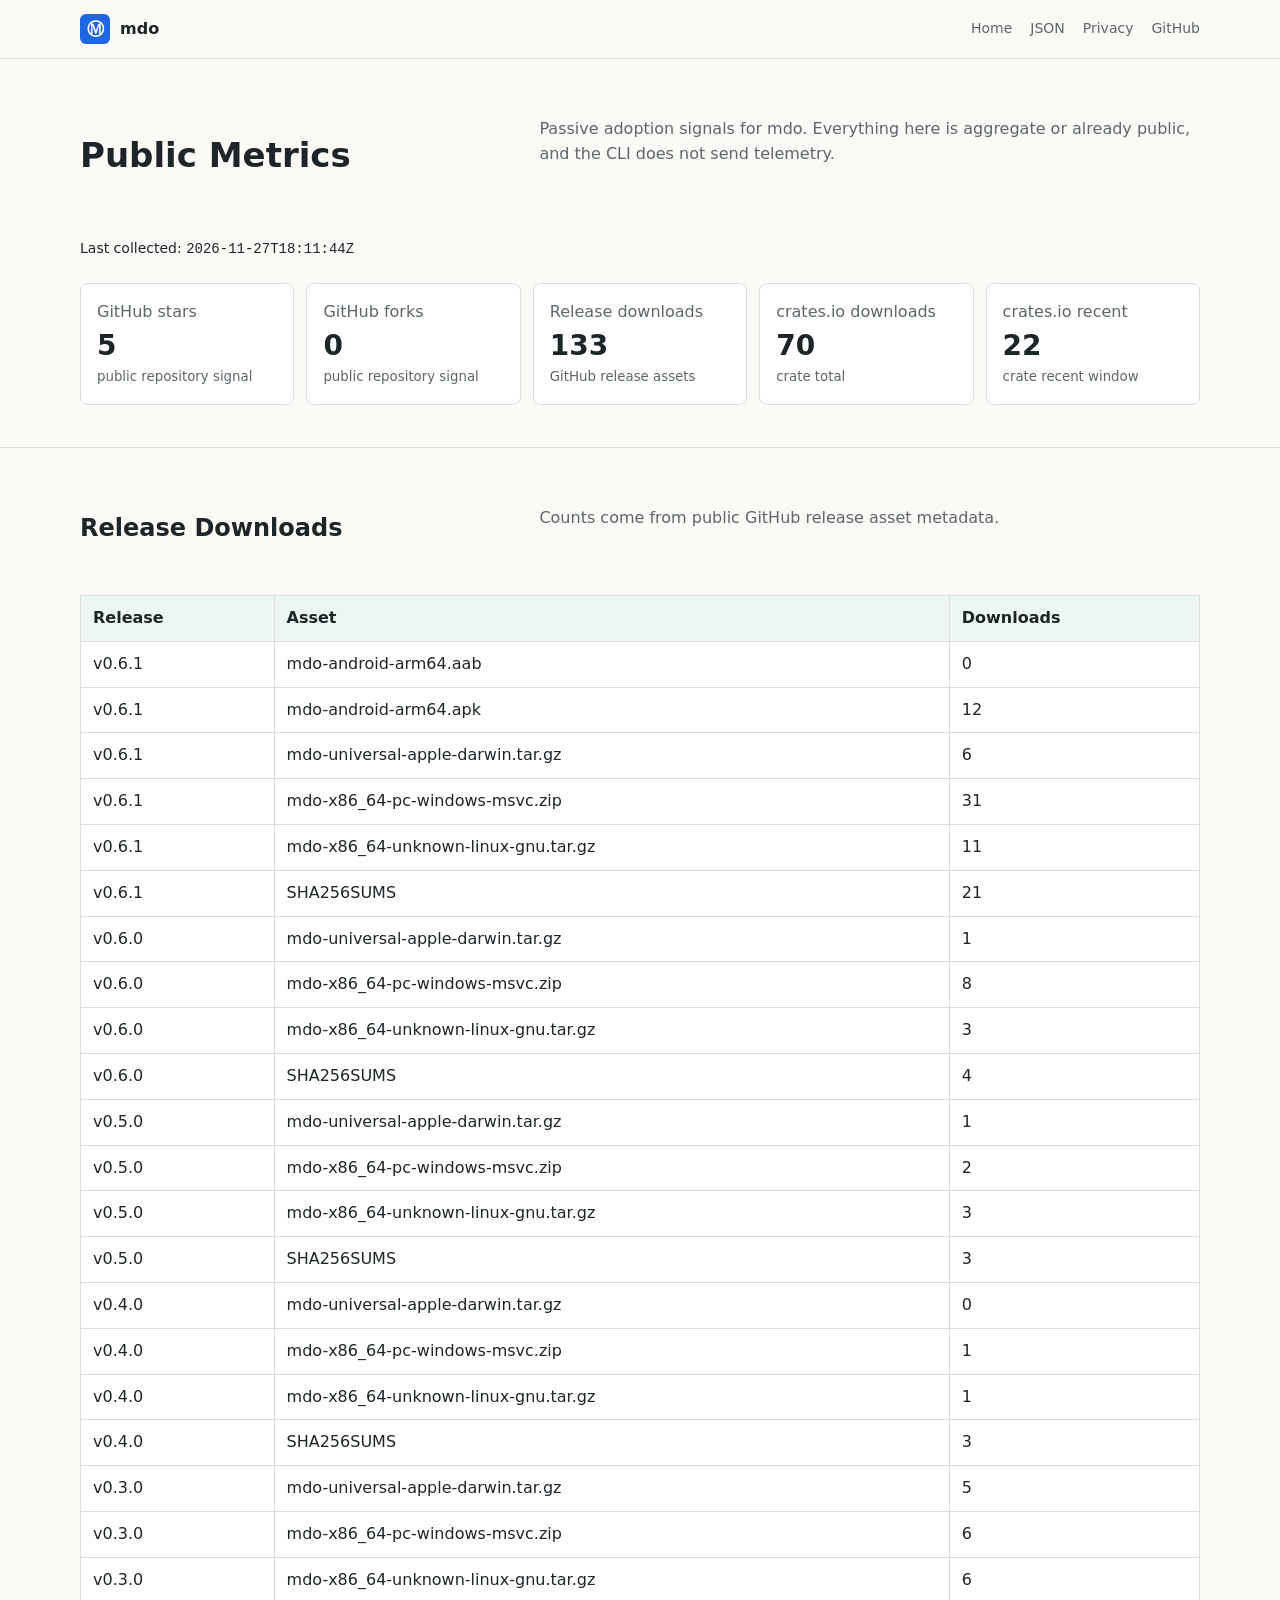
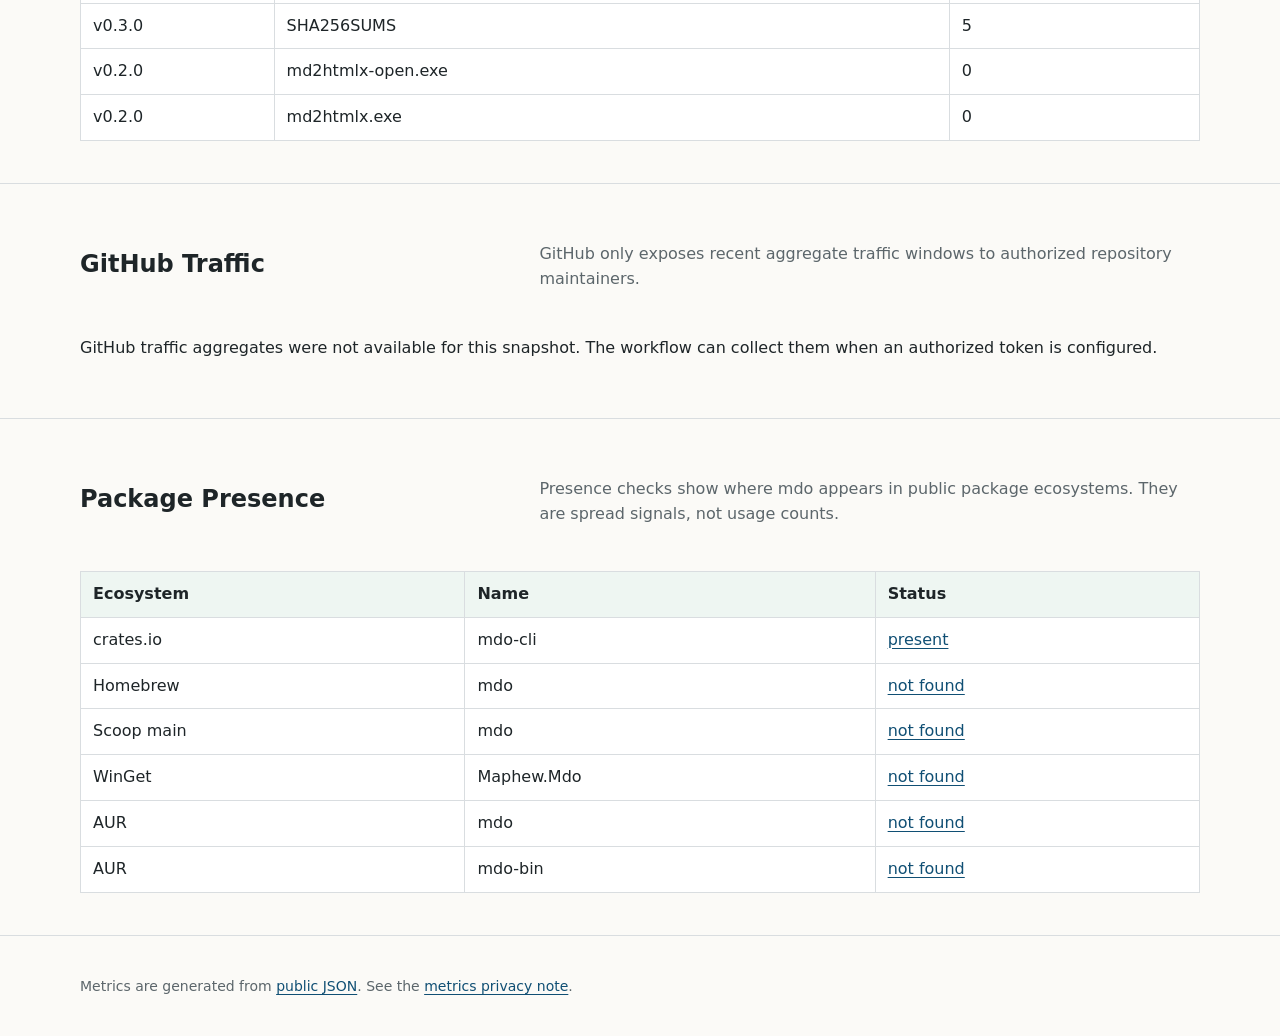
<file: docs/metrics/index.html>
<!DOCTYPE html>
<html lang="en">
<head>
  <meta charset="utf-8">
  <meta name="viewport" content="width=device-width, initial-scale=1">
  <title>mdo public metrics</title>
  <meta name="description" content="Public, privacy-preserving adoption metrics for mdo.">
  <link rel="stylesheet" href="../assets/site.css">
</head>
<body>
  <header class="site-header">
    <nav class="nav" aria-label="Primary navigation">
      <a class="brand" href="../index.html">
        <span class="brand-mark" aria-hidden="true">&#9410;</span>
        <span>mdo</span>
      </a>
      <div class="nav-links">
        <a href="../index.html">Home</a>
        <a href="latest.json">JSON</a>
        <a href="privacy.html">Privacy</a>
        <a href="https://github.com/maphew/mdo">GitHub</a>
      </div>
    </nav>
  </header>
  <main>
    <section class="section">
      <div class="section-inner">
        <div class="section-heading">
          <h1>Public Metrics</h1>
          <p>Passive adoption signals for mdo. Everything here is aggregate or already public, and the CLI does not send telemetry.</p>
        </div>
        <p class="source-note">Last collected: <code>2026-11-27T18:11:44Z</code></p>
        <div class="metric-grid">
          <div class="metric-card"><span>GitHub stars</span><strong>5</strong><small>public repository signal</small></div><div class="metric-card"><span>GitHub forks</span><strong>0</strong><small>public repository signal</small></div><div class="metric-card"><span>Release downloads</span><strong>133</strong><small>GitHub release assets</small></div><div class="metric-card"><span>crates.io downloads</span><strong>70</strong><small>crate total</small></div><div class="metric-card"><span>crates.io recent</span><strong>22</strong><small>crate recent window</small></div>
        </div>
      </div>
    </section>
    <section class="section">
      <div class="section-inner">
        <div class="section-heading">
          <h2>Release Downloads</h2>
          <p>Counts come from public GitHub release asset metadata.</p>
        </div>
        <div class="table-wrap">
          <table class="metrics-table">
            <thead><tr><th>Release</th><th>Asset</th><th>Downloads</th></tr></thead>
            <tbody><tr><td>v0.6.1</td><td>mdo-android-arm64.aab</td><td>0</td></tr>
<tr><td>v0.6.1</td><td>mdo-android-arm64.apk</td><td>12</td></tr>
<tr><td>v0.6.1</td><td>mdo-universal-apple-darwin.tar.gz</td><td>6</td></tr>
<tr><td>v0.6.1</td><td>mdo-x86_64-pc-windows-msvc.zip</td><td>31</td></tr>
<tr><td>v0.6.1</td><td>mdo-x86_64-unknown-linux-gnu.tar.gz</td><td>11</td></tr>
<tr><td>v0.6.1</td><td>SHA256SUMS</td><td>21</td></tr>
<tr><td>v0.6.0</td><td>mdo-universal-apple-darwin.tar.gz</td><td>1</td></tr>
<tr><td>v0.6.0</td><td>mdo-x86_64-pc-windows-msvc.zip</td><td>8</td></tr>
<tr><td>v0.6.0</td><td>mdo-x86_64-unknown-linux-gnu.tar.gz</td><td>3</td></tr>
<tr><td>v0.6.0</td><td>SHA256SUMS</td><td>4</td></tr>
<tr><td>v0.5.0</td><td>mdo-universal-apple-darwin.tar.gz</td><td>1</td></tr>
<tr><td>v0.5.0</td><td>mdo-x86_64-pc-windows-msvc.zip</td><td>2</td></tr>
<tr><td>v0.5.0</td><td>mdo-x86_64-unknown-linux-gnu.tar.gz</td><td>3</td></tr>
<tr><td>v0.5.0</td><td>SHA256SUMS</td><td>3</td></tr>
<tr><td>v0.4.0</td><td>mdo-universal-apple-darwin.tar.gz</td><td>0</td></tr>
<tr><td>v0.4.0</td><td>mdo-x86_64-pc-windows-msvc.zip</td><td>1</td></tr>
<tr><td>v0.4.0</td><td>mdo-x86_64-unknown-linux-gnu.tar.gz</td><td>1</td></tr>
<tr><td>v0.4.0</td><td>SHA256SUMS</td><td>3</td></tr>
<tr><td>v0.3.0</td><td>mdo-universal-apple-darwin.tar.gz</td><td>5</td></tr>
<tr><td>v0.3.0</td><td>mdo-x86_64-pc-windows-msvc.zip</td><td>6</td></tr>
<tr><td>v0.3.0</td><td>mdo-x86_64-unknown-linux-gnu.tar.gz</td><td>6</td></tr>
<tr><td>v0.3.0</td><td>SHA256SUMS</td><td>5</td></tr>
<tr><td>v0.2.0</td><td>md2htmlx-open.exe</td><td>0</td></tr>
<tr><td>v0.2.0</td><td>md2htmlx.exe</td><td>0</td></tr></tbody>
          </table>
        </div>
      </div>
    </section>
    <section class="section">
      <div class="section-inner">
        <div class="section-heading">
          <h2>GitHub Traffic</h2>
          <p>GitHub only exposes recent aggregate traffic windows to authorized repository maintainers.</p>
        </div>
        <p>GitHub traffic aggregates were not available for this snapshot. The workflow can collect them when an authorized token is configured.</p>
      </div>
    </section>
    <section class="section">
      <div class="section-inner">
        <div class="section-heading">
          <h2>Package Presence</h2>
          <p>Presence checks show where mdo appears in public package ecosystems. They are spread signals, not usage counts.</p>
        </div>
        <div class="table-wrap">
          <table class="metrics-table">
            <thead><tr><th>Ecosystem</th><th>Name</th><th>Status</th></tr></thead>
            <tbody><tr><td>crates.io</td><td>mdo-cli</td><td><a href="https://crates.io/api/v1/crates/mdo-cli">present</a></td></tr>
<tr><td>Homebrew</td><td>mdo</td><td><a href="https://formulae.brew.sh/api/formula/mdo.json">not found</a></td></tr>
<tr><td>Scoop main</td><td>mdo</td><td><a href="https://raw.githubusercontent.com/ScoopInstaller/Main/master/bucket/mdo.json">not found</a></td></tr>
<tr><td>WinGet</td><td>Maphew.Mdo</td><td><a href="https://api.github.com/repos/microsoft/winget-pkgs/contents/manifests/m/Maphew/Mdo">not found</a></td></tr>
<tr><td>AUR</td><td>mdo</td><td><a href="https://aur.archlinux.org/rpc/v5/info/mdo">not found</a></td></tr>
<tr><td>AUR</td><td>mdo-bin</td><td><a href="https://aur.archlinux.org/rpc/v5/info/mdo-bin">not found</a></td></tr></tbody>
          </table>
        </div>
      </div>
    </section>
  </main>
  <footer class="site-footer">
    <p>Metrics are generated from <a href="latest.json">public JSON</a>. See the <a href="privacy.html">metrics privacy note</a>.</p>
  </footer>
</body>
</html>
</file>
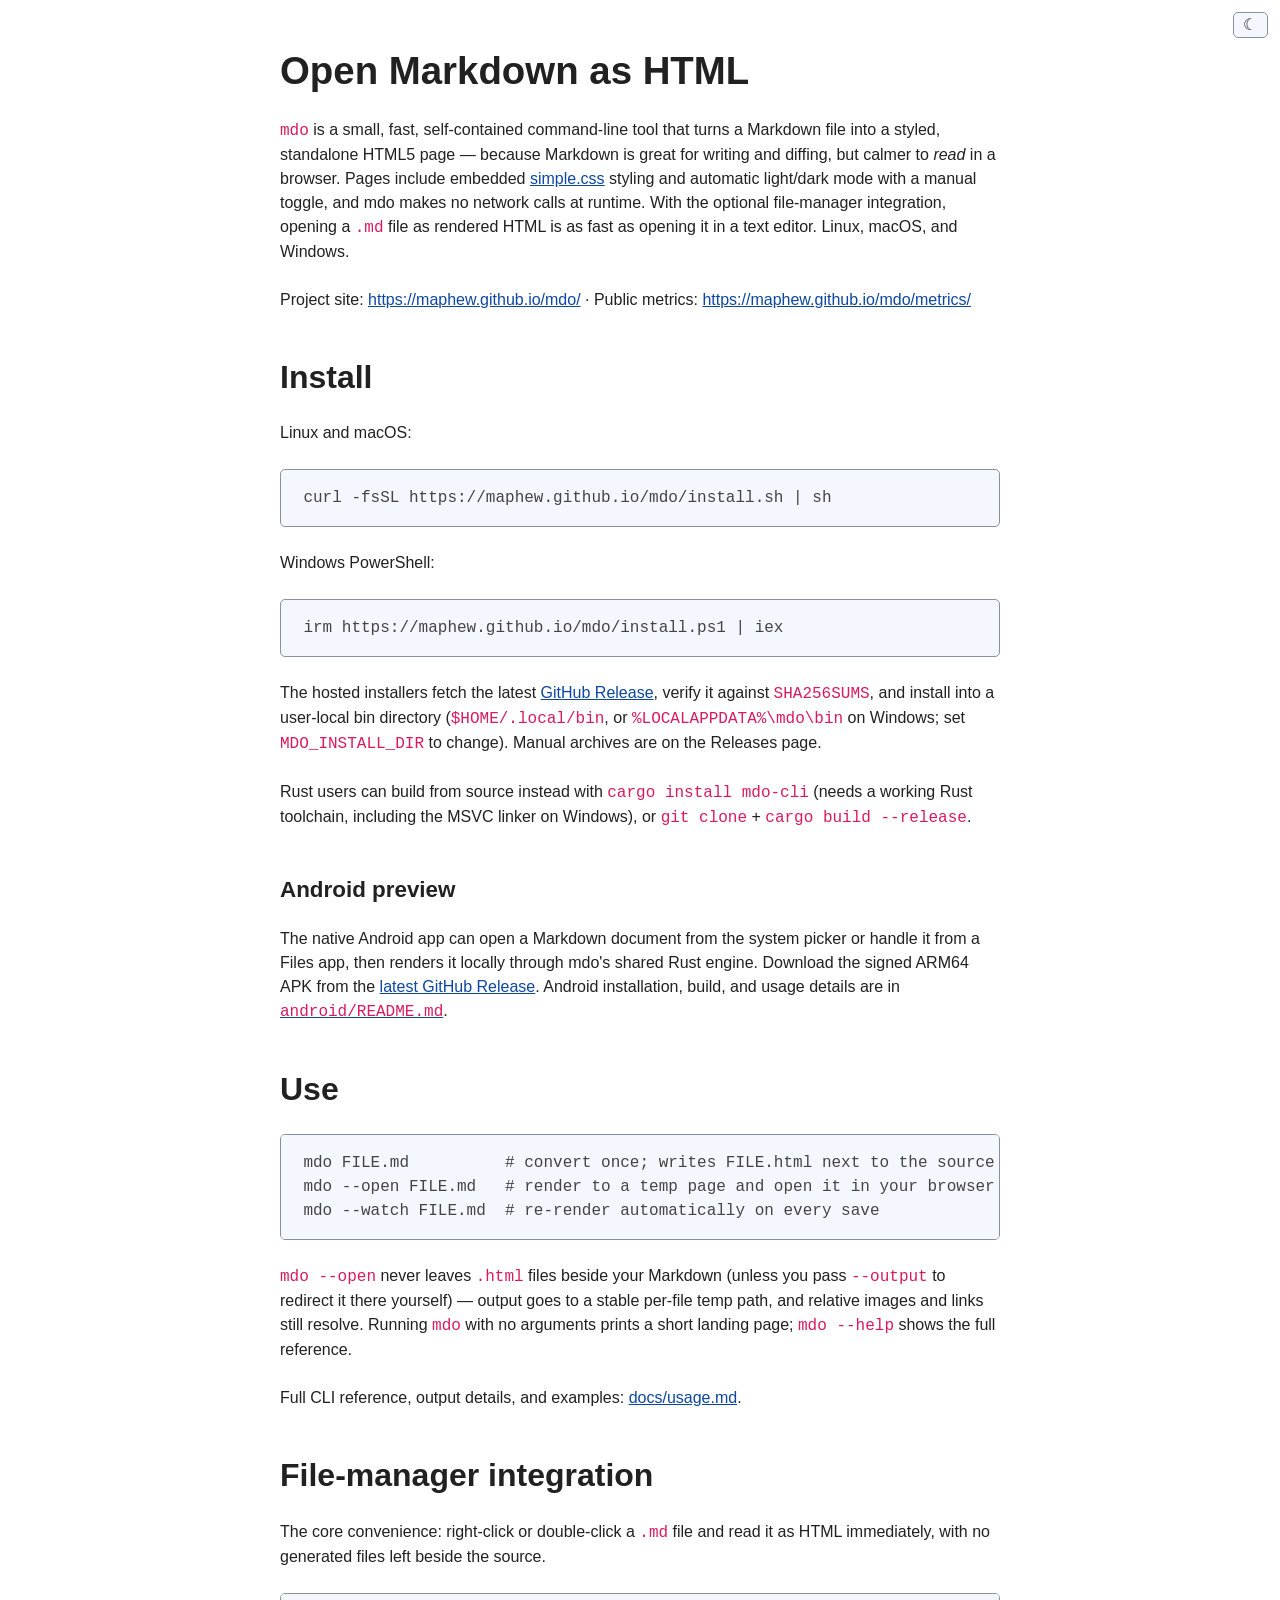
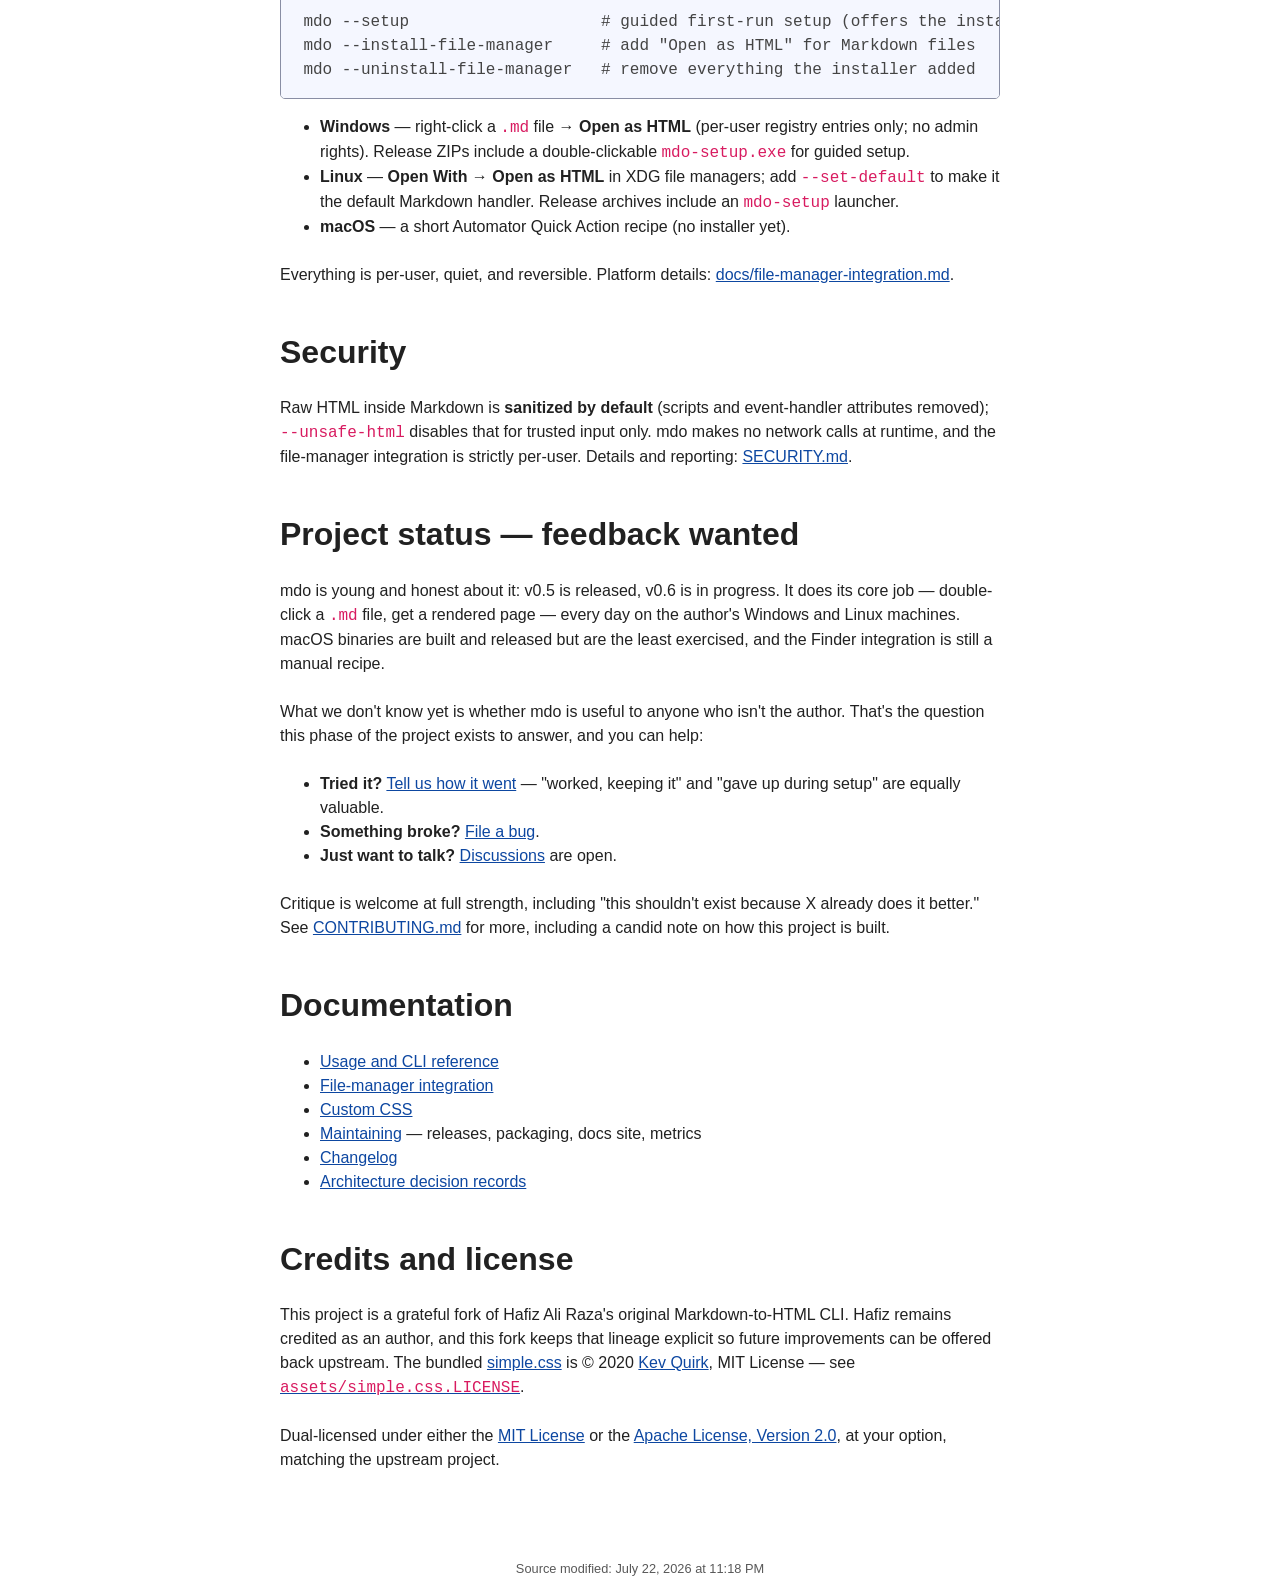
<file: README.html>
<!DOCTYPE html>
<html lang="en">
<head>
<meta charset="utf-8">
<meta name="viewport" content="width=device-width, initial-scale=1">
<meta name="generator" content="mdo 0.6.1">
<title>Open Markdown as HTML</title>
<style>
:root{--sans-font:-apple-system,BlinkMacSystemFont,"Avenir Next",Avenir,"Nimbus Sans L",Roboto,"Noto Sans","Segoe UI",Arial,Helvetica,"Helvetica Neue",sans-serif;--mono-font:Consolas,Menlo,Monaco,"Andale Mono","Ubuntu Mono",monospace;--standard-border-radius:5px;--border-width:1px;--bg:#fff;--accent-bg:#f5f7ff;--text:#212121;--text-light:#585858;--border:#898ea4;--accent:#0d47a1;--accent-hover:#1266e2;--accent-text:var(--bg);--code:#d81b60;--preformatted:#444;--marked:#fd3;--disabled:#efefef}@media (prefers-color-scheme:dark){:root{color-scheme:dark;--bg:#212121;--accent-bg:#2b2b2b;--text:#dcdcdc;--text-light:#ababab;--accent:#ffb300;--accent-hover:#ffe099;--accent-text:var(--bg);--code:#f06292;--preformatted:#ccc;--disabled:#111}img,video{opacity:.8}}*,:before,:after{box-sizing:border-box}textarea,select,input,progress{-webkit-appearance:none;-moz-appearance:none;appearance:none}html{font-family:var(--sans-font);scroll-behavior:smooth}body{color:var(--text);background-color:var(--bg);grid-template-columns:1fr min(45rem,90%) 1fr;margin:0;font-size:1.15rem;line-height:1.5;display:grid}body>*{grid-column:2}body>header{background-color:var(--accent-bg);border-bottom:var(--border-width)solid var(--border);text-align:center;grid-column:1/-1;padding:0 .5rem 2rem}body>header>:only-child{margin-block-start:2rem}body>header h1{max-width:1200px;margin:1rem auto}body>header p{max-width:40rem;margin:1rem auto}main{padding-top:1.5rem}body>footer{color:var(--text-light);text-align:center;border-top:var(--border-width)solid var(--border);margin-top:4rem;padding:2rem 1rem 1.5rem;font-size:.9rem}h1{font-size:3rem}h2{margin-top:3rem;font-size:2.6rem}h3{margin-top:3rem;font-size:2rem}h4{font-size:1.44rem}h5{font-size:1.15rem}h6{font-size:.96rem}p{margin:1.5rem 0}p,h1,h2,h3,h4,h5,h6{overflow-wrap:break-word}h1,h2,h3{line-height:1.1}@media only screen and (width<=720px){h1{font-size:2.5rem}h2{font-size:2.1rem}h3{font-size:1.75rem}h4{font-size:1.25rem}}a,a:visited{color:var(--accent)}a:hover{text-decoration:none}button,.button,a.button,input[type=submit],input[type=reset],input[type=button]{border:var(--border-width)solid var(--accent);background-color:var(--accent);color:var(--accent-text);padding:.5rem .9rem;line-height:normal;text-decoration:none}.button[aria-disabled=true],input:disabled,textarea:disabled,select:disabled,button[disabled]{cursor:not-allowed;background-color:var(--disabled);border-color:var(--disabled);color:var(--text-light)}input[type=range]{padding:0}abbr[title]{cursor:help;text-decoration-line:underline;text-decoration-style:dotted}button:enabled:hover,.button:not([aria-disabled=true]):hover,input[type=submit]:enabled:hover,input[type=reset]:enabled:hover,input[type=button]:enabled:hover{background-color:var(--accent-hover);border-color:var(--accent-hover);cursor:pointer}.button:focus-visible,button:focus-visible:where(:enabled),input:enabled:focus-visible:where([type=submit],[type=reset],[type=button]){outline:2px solid var(--accent);outline-offset:1px}header nav{padding:1rem 0 0;font-size:1rem;line-height:2}header nav ul,header nav ol{flex-flow:wrap;place-content:space-around center;align-items:center;margin:0;padding:0;list-style-type:none;display:flex}header nav ul li,header nav ol li{display:inline-block}header nav a,header nav a:visited{border:var(--border-width)solid var(--border);border-radius:var(--standard-border-radius);color:var(--text);margin:0 .5rem 1rem;padding:.1rem 1rem;text-decoration:none;display:inline-block}header nav a:hover,header nav a.current,header nav a[aria-current=page],header nav a[aria-current=true]{border-color:var(--accent);color:var(--accent);cursor:pointer}@media only screen and (width<=720px){header nav a{border:none;padding:0;line-height:1;text-decoration:underline}}aside,details,pre,progress{background-color:var(--accent-bg);border:var(--border-width)solid var(--border);border-radius:var(--standard-border-radius);margin-bottom:1rem}aside{float:right;width:30%;margin-inline-start:15px;padding:0 15px;font-size:1rem}[dir=rtl] aside{float:left}@media only screen and (width<=720px){aside{float:none;width:100%;margin-inline-start:0}}article,fieldset,dialog{border:var(--border-width)solid var(--border);border-radius:var(--standard-border-radius);margin-bottom:1rem;padding:1rem}article h2:first-child,section h2:first-child,article h3:first-child,section h3:first-child{margin-top:1rem}section{border-top:var(--border-width)solid var(--border);border-bottom:var(--border-width)solid var(--border);margin:3rem 0;padding:2rem 1rem}section+section,section:first-child{border-top:0;padding-top:0}section+section{margin-top:0}section:last-child{border-bottom:0;padding-bottom:0}details{padding:.7rem 1rem}summary{cursor:pointer;word-break:break-all;margin:-.7rem -1rem;padding:.7rem 1rem;font-weight:700}details[open]>summary+*{margin-top:0}details[open]>summary{margin-bottom:.5rem}details[open]>:last-child{margin-bottom:0}table{border-collapse:collapse;margin:1.5rem 0}figure>table{width:max-content;margin:0}td,th{border:var(--border-width)solid var(--border);text-align:start;padding:.5rem}th{background-color:var(--accent-bg);font-weight:700}tr:nth-child(2n){background-color:var(--accent-bg)}table caption{margin-bottom:.5rem;font-weight:700}textarea,select,input,button,.button{font-size:inherit;border-radius:var(--standard-border-radius);box-shadow:none;max-width:100%;margin-bottom:.5rem;padding:.5em;font-family:inherit;display:inline-block}textarea,select,input{color:var(--text);background-color:var(--bg);border:var(--border-width)solid var(--border)}label{display:block}textarea:not([cols]){width:100%}select:not([multiple]){background-image:linear-gradient(45deg,transparent 49%,var(--text)51%),linear-gradient(135deg,var(--text)51%,transparent 49%);background-position:calc(100% - 15px),calc(100% - 10px);background-repeat:no-repeat;background-size:5px 5px,5px 5px;padding-inline-end:25px}[dir=rtl] select:not([multiple]){background-position:10px,15px}input[type=checkbox],input[type=radio]{vertical-align:middle;width:min-content;position:relative}input[type=checkbox]+label,input[type=radio]+label{display:inline-block}input[type=radio]{border-radius:100%}input[type=checkbox]:checked,input[type=radio]:checked{background-color:var(--accent)}input[type=checkbox]:checked:after{content:" ";border-right:solid var(--bg).08em;border-bottom:solid var(--bg).08em;background-color:#0000;border-radius:0;width:.2em;height:.4em;font-size:1.8em;position:absolute;top:.04em;left:.18em;transform:rotate(45deg)}input[type=radio]:checked:after{content:" ";background-color:var(--bg);border-radius:100%;width:.3em;height:.3em;font-size:1.8em;position:absolute;top:.125em;left:.125em}@media only screen and (width<=720px){textarea,select,input{width:100%}}input[type=color]{height:2.5rem;padding:.2rem}input[type=file]{border:0}hr{height:var(--border-width);background:var(--border);border:none;margin:1rem auto}mark{border-radius:var(--standard-border-radius);background-color:var(--marked);color:#000;padding:2px 5px}mark a{color:#0d47a1}img,video{border-radius:var(--standard-border-radius);max-width:100%;height:auto}figure{margin:0;display:block;overflow-x:auto}figure>img,figure>picture>img{margin-inline:auto;display:block}figcaption{text-align:center;color:var(--text-light);margin-block:1rem;font-size:.9rem;position:sticky;left:0}blockquote{border-inline-start:.35rem solid var(--accent);color:var(--text-light);margin-block:2rem;margin-inline:2rem 0;padding:.4rem .8rem;font-style:italic}cite{color:var(--text-light);font-size:.9rem;font-style:normal}dt{color:var(--text-light)}code,pre,pre span,kbd,samp{font-family:var(--mono-font);color:var(--code)}kbd{color:var(--preformatted);border:var(--border-width)solid var(--preformatted);border-bottom:3px solid var(--preformatted);border-radius:var(--standard-border-radius);padding:.1rem .4rem}pre{max-width:100%;color:var(--preformatted);padding:1rem 1.4rem;overflow:auto}pre code{color:var(--preformatted);background:0 0;margin:0;padding:0}progress{width:100%}progress:indeterminate{background-color:var(--accent-bg)}progress::-webkit-progress-bar{border-radius:var(--standard-border-radius);background-color:var(--accent-bg)}progress::-webkit-progress-value{border-radius:var(--standard-border-radius);background-color:var(--accent)}progress::-moz-progress-bar{border-radius:var(--standard-border-radius);background-color:var(--accent);transition-property:width;transition-duration:.3s}progress:indeterminate::-moz-progress-bar{background-color:var(--accent-bg)}dialog{background-color:var(--bg);max-width:40rem;margin:auto}dialog::backdrop{background-color:var(--bg);opacity:.8}@media only screen and (width<=720px){dialog{max-width:calc(100vw - 2rem)}}sup,sub{vertical-align:baseline;position:relative}sup{top:-.4em}sub{top:.3em}.notice{background:var(--accent-bg);border:var(--border-width)solid var(--border);border-radius:var(--standard-border-radius);margin:2rem 0;padding:1.5rem}@media print{@page{margin:1cm}body{display:block}body>header{background-color:unset}body>header nav,body>footer{display:none}article{border:none;padding:0}a[href^=http]:after{content:" <" attr(href)">"}abbr[title]:after{content:" (" attr(title)")"}a{text-decoration:none}p{widows:3;orphans:3}hr{border-top:var(--border-width)solid var(--border)}mark{border:var(--border-width)solid var(--border)}pre,table,figure,img,svg{break-inside:avoid}pre code{white-space:pre-wrap}}
.mdo-source-meta{margin-top:3rem;border:0;padding:1rem 0 1.5rem;font-size:.8rem;line-height:1.4;color:var(--text-light);text-align:center}
</style>
<style id="mdo-theme-toggle">
:root[data-theme="light"]{color-scheme:light;--bg:#fff;--accent-bg:#f5f7ff;--text:#212121;--text-light:#585858;--accent:#0d47a1;--accent-hover:#1266e2;--accent-text:var(--bg);--code:#d81b60;--preformatted:#444;--disabled:#efefef}
:root[data-theme="dark"]{color-scheme:dark;--bg:#212121;--accent-bg:#2b2b2b;--text:#dcdcdc;--text-light:#ababab;--accent:#ffb300;--accent-hover:#ffe099;--accent-text:var(--bg);--code:#f06292;--preformatted:#ccc;--disabled:#111}
:root[data-theme="dark"] img,:root[data-theme="dark"] video{opacity:.8}
#theme-toggle{position:fixed;top:.75rem;right:.75rem;z-index:1000;padding:.25rem .6rem;font-size:1rem;line-height:1;cursor:pointer;border-radius:var(--standard-border-radius);border:var(--border-width) solid var(--border);background:var(--accent-bg);color:var(--text)}
@media (max-width:55rem){body{padding-top:2.75rem}}
@media print{#theme-toggle{display:none}}
</style>
<script>
(function(){
  var read=function(){try{return localStorage.getItem('theme')}catch(e){return null}};
  var apply=function(t){document.documentElement.dataset.theme=t;};
  var mq=matchMedia('(prefers-color-scheme: dark)');
  var saved=read();
  var manual=saved!==null;
  apply(saved||(mq.matches?'dark':'light'));
  document.addEventListener('DOMContentLoaded',function(){
    var b=document.createElement('button');
    b.id='theme-toggle';b.type='button';
    var sync=function(){
      var dark=document.documentElement.dataset.theme==='dark';
      b.textContent=dark?'\u2600':'\u263E';
      var label=dark?'Switch to light theme':'Switch to dark theme';
      b.title=label;
      b.setAttribute('aria-label',label);
    };
    b.onclick=function(){
      var next=document.documentElement.dataset.theme==='dark'?'light':'dark';
      apply(next);
      manual=true;
      try{localStorage.setItem('theme',next)}catch(e){}
      sync();
    };
    if(mq.addEventListener){
      mq.addEventListener('change',function(e){
        if(!manual){apply(e.matches?'dark':'light');sync();}
      });
    }
    document.body.appendChild(b);
    sync();
  });
})();
</script>
<style id="mdo-default-typography">
/* mdo's default typography layer.
   This is embedded after the vendored simple.css base and before any --css file. */

body {
  font-size: 1rem;
}

h1 {
  font-size: 2.4rem;
}

h2 {
  font-size: 2rem;
}

h3 {
  font-size: 1.4rem;
}

</style>
</head>
<body>
<main>
<h1>Open Markdown as HTML</h1>
<p><code>mdo</code> is a small, fast, self-contained command-line tool that turns a
Markdown file into a styled, standalone HTML5 page — because Markdown is
great for writing and diffing, but calmer to <em>read</em> in a browser. Pages
include embedded <a href="https://simplecss.org/" rel="noopener noreferrer">simple.css</a> styling and automatic
light/dark mode with a manual toggle, and mdo makes no network calls at
runtime. With the optional file-manager integration, opening a <code>.md</code> file as
rendered HTML is as fast as opening it in a text editor. Linux, macOS, and
Windows.</p>
<p>Project site: <a href="https://maphew.github.io/mdo/" rel="noopener noreferrer">https://maphew.github.io/mdo/</a> ·
Public metrics: <a href="https://maphew.github.io/mdo/metrics/" rel="noopener noreferrer">https://maphew.github.io/mdo/metrics/</a></p>
<h2>Install</h2>
<p>Linux and macOS:</p>
<pre><code class="language-bash">curl -fsSL https://maphew.github.io/mdo/install.sh | sh
</code></pre>
<p>Windows PowerShell:</p>
<pre><code class="language-powershell">irm https://maphew.github.io/mdo/install.ps1 | iex
</code></pre>
<p>The hosted installers fetch the latest
<a href="https://github.com/maphew/mdo/releases" rel="noopener noreferrer">GitHub Release</a>, verify it against
<code>SHA256SUMS</code>, and install into a user-local bin directory
(<code>$HOME/.local/bin</code>, or <code>%LOCALAPPDATA%\mdo\bin</code> on Windows; set
<code>MDO_INSTALL_DIR</code> to change). Manual archives are on the Releases page.</p>
<p>Rust users can build from source instead with <code>cargo install mdo-cli</code>
(needs a working Rust toolchain, including the MSVC linker on Windows), or
<code>git clone</code> + <code>cargo build --release</code>.</p>
<h3>Android preview</h3>
<p>The native Android app can open a Markdown document from the system picker or
handle it from a Files app, then renders it locally through mdo's shared Rust
engine. Download the signed ARM64 APK from the
<a href="https://github.com/maphew/mdo/releases/latest/download/mdo-android-arm64.apk" rel="noopener noreferrer">latest GitHub Release</a>.
Android installation, build, and usage details are in
<a href="android/README.md" rel="noopener noreferrer"><code>android/README.md</code></a>.</p>
<h2>Use</h2>
<pre><code class="language-bash">mdo FILE.md          # convert once; writes FILE.html next to the source
mdo --open FILE.md   # render to a temp page and open it in your browser
mdo --watch FILE.md  # re-render automatically on every save
</code></pre>
<p><code>mdo --open</code> never leaves <code>.html</code> files beside your Markdown (unless you pass
<code>--output</code> to redirect it there yourself) — output goes to a stable per-file
temp path, and relative images and links still resolve.
Running <code>mdo</code> with no arguments prints a short landing page; <code>mdo --help</code>
shows the full reference.</p>
<p>Full CLI reference, output details, and examples: <a href="docs/usage.md" rel="noopener noreferrer">docs/usage.md</a>.</p>
<h2>File-manager integration</h2>
<p>The core convenience: right-click or double-click a <code>.md</code> file and read it as
HTML immediately, with no generated files left beside the source.</p>
<pre><code class="language-bash">mdo --setup                    # guided first-run setup (offers the install)
mdo --install-file-manager     # add "Open as HTML" for Markdown files
mdo --uninstall-file-manager   # remove everything the installer added
</code></pre>
<ul>
<li><strong>Windows</strong> — right-click a <code>.md</code> file → <strong>Open as HTML</strong> (per-user
registry entries only; no admin rights). Release ZIPs include a
double-clickable <code>mdo-setup.exe</code> for guided setup.</li>
<li><strong>Linux</strong> — <strong>Open With → Open as HTML</strong> in XDG file managers; add
<code>--set-default</code> to make it the default Markdown handler. Release archives
include an <code>mdo-setup</code> launcher.</li>
<li><strong>macOS</strong> — a short Automator Quick Action recipe (no installer yet).</li>
</ul>
<p>Everything is per-user, quiet, and reversible. Platform details:
<a href="docs/file-manager-integration.md" rel="noopener noreferrer">docs/file-manager-integration.md</a>.</p>
<h2>Security</h2>
<p>Raw HTML inside Markdown is <strong>sanitized by default</strong> (scripts and
event-handler attributes removed); <code>--unsafe-html</code> disables that for trusted
input only. mdo makes no network calls at runtime, and the file-manager
integration is strictly per-user. Details and reporting:
<a href="SECURITY.md" rel="noopener noreferrer">SECURITY.md</a>.</p>
<h2>Project status — feedback wanted</h2>
<p>mdo is young and honest about it: v0.5 is released, v0.6 is in progress. It
does its core job — double-click a <code>.md</code> file, get a rendered page — every
day on the author's Windows and Linux machines. macOS binaries are built and
released but are the least exercised, and the Finder integration is still a
manual recipe.</p>
<p>What we don't know yet is whether mdo is useful to anyone who isn't the
author. That's the question this phase of the project exists to answer, and
you can help:</p>
<ul>
<li><strong>Tried it?</strong> <a href="https://github.com/maphew/mdo/issues/new?template=experience_report.yml" rel="noopener noreferrer">Tell us how it went</a>
— "worked, keeping it" and "gave up during setup" are equally valuable.</li>
<li><strong>Something broke?</strong> <a href="https://github.com/maphew/mdo/issues/new?template=bug_report.yml" rel="noopener noreferrer">File a bug</a>.</li>
<li><strong>Just want to talk?</strong> <a href="https://github.com/maphew/mdo/discussions" rel="noopener noreferrer">Discussions</a> are open.</li>
</ul>
<p>Critique is welcome at full strength, including "this shouldn't exist because
X already does it better." See <a href="CONTRIBUTING.md" rel="noopener noreferrer">CONTRIBUTING.md</a> for more,
including a candid note on how this project is built.</p>
<h2>Documentation</h2>
<ul>
<li><a href="docs/usage.md" rel="noopener noreferrer">Usage and CLI reference</a></li>
<li><a href="docs/file-manager-integration.md" rel="noopener noreferrer">File-manager integration</a></li>
<li><a href="docs/custom-css.md" rel="noopener noreferrer">Custom CSS</a></li>
<li><a href="docs/maintaining.md" rel="noopener noreferrer">Maintaining</a> — releases, packaging, docs site, metrics</li>
<li><a href="CHANGELOG.md" rel="noopener noreferrer">Changelog</a></li>
<li><a href="docs/adr/" rel="noopener noreferrer">Architecture decision records</a></li>
</ul>
<h2>Credits and license</h2>
<p>This project is a grateful fork of Hafiz Ali Raza's original
Markdown-to-HTML CLI. Hafiz remains credited as an author, and this fork
keeps that lineage explicit so future improvements can be offered back
upstream. The bundled <a href="https://simplecss.org/" rel="noopener noreferrer">simple.css</a> is © 2020
<a href="https://kevquirk.com/" rel="noopener noreferrer">Kev Quirk</a>, MIT License — see
<a href="assets/simple.css.LICENSE" rel="noopener noreferrer"><code>assets/simple.css.LICENSE</code></a>.</p>
<p>Dual-licensed under either the <a href="LICENSE-MIT" rel="noopener noreferrer">MIT License</a> or the
<a href="LICENSE-APACHE" rel="noopener noreferrer">Apache License, Version 2.0</a>, at your option, matching the
upstream project.</p>

</main>
<footer class="mdo-source-meta">Source modified: <time datetime="2026-07-22T23:18:50Z">July 22, 2026, 11:18 PM UTC</time></footer>
<script>
(function(){var t=document.querySelector('.mdo-source-meta time');if(!t)return;var d=new Date(t.getAttribute('datetime'));if(isNaN(d))return;try{t.textContent=d.toLocaleString(undefined,{year:'numeric',month:'long',day:'numeric',hour:'numeric',minute:'2-digit'});}catch(e){}})();
</script>
</body>
</html>
</file>
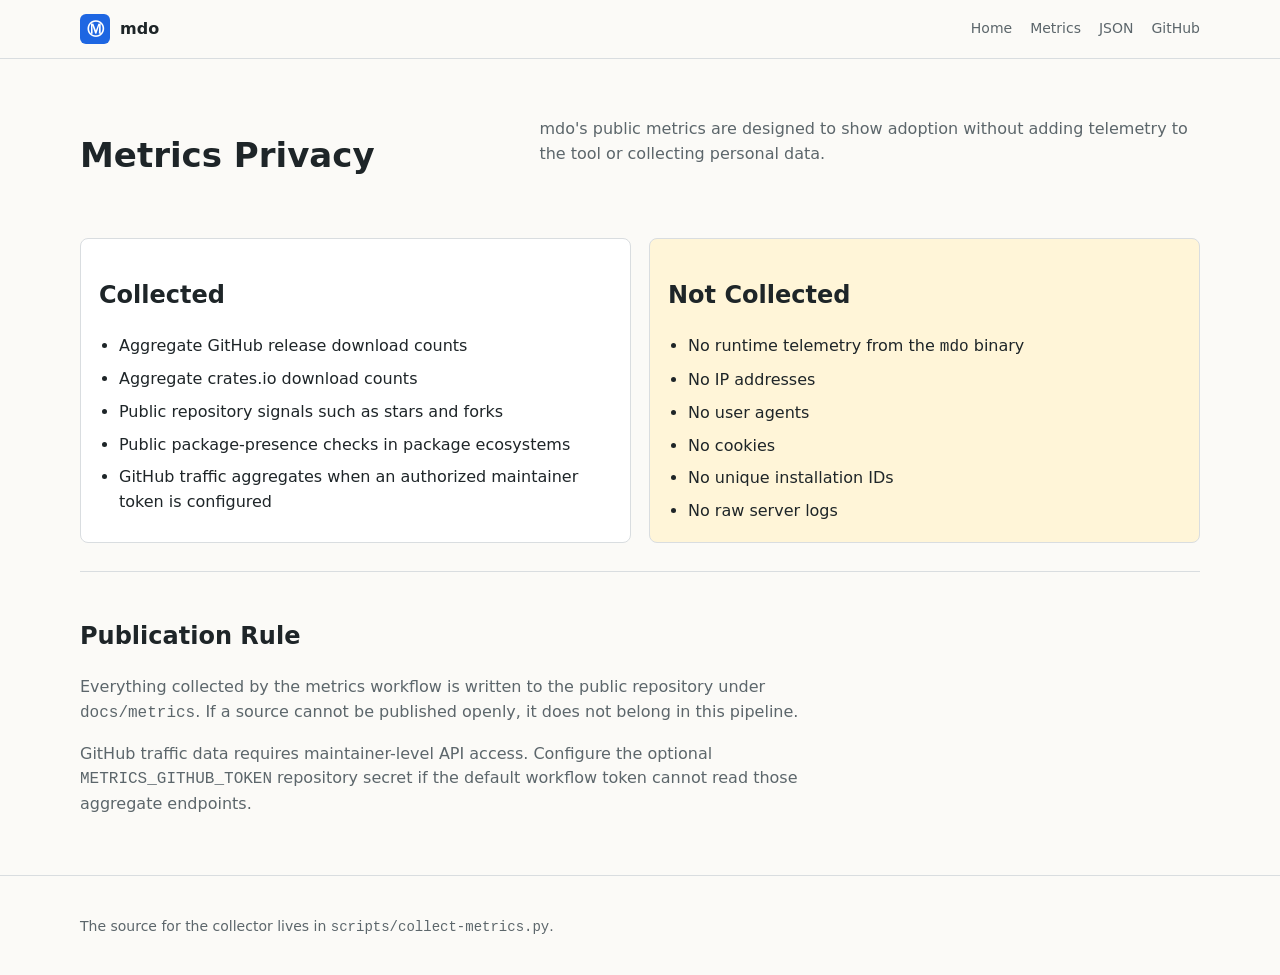
<file: docs/metrics/privacy.html>
<!DOCTYPE html>
<html lang="en">
<head>
  <meta charset="utf-8">
  <meta name="viewport" content="width=device-width, initial-scale=1">
  <title>mdo metrics privacy</title>
  <meta name="description" content="Privacy boundary for mdo public metrics.">
  <link rel="stylesheet" href="../assets/site.css">
</head>
<body>
  <header class="site-header">
    <nav class="nav" aria-label="Primary navigation">
      <a class="brand" href="../index.html">
        <span class="brand-mark" aria-hidden="true">&#9410;</span>
        <span>mdo</span>
      </a>
      <div class="nav-links">
        <a href="../index.html">Home</a>
        <a href="index.html">Metrics</a>
        <a href="latest.json">JSON</a>
        <a href="https://github.com/maphew/mdo">GitHub</a>
      </div>
    </nav>
  </header>

  <main>
    <section class="section">
      <div class="section-inner">
        <div class="section-heading">
          <h1>Metrics Privacy</h1>
          <p>mdo's public metrics are designed to show adoption without adding telemetry to the tool or collecting personal data.</p>
        </div>
        <div class="two-column">
          <div class="note">
            <h2>Collected</h2>
            <ul class="check-list">
              <li>Aggregate GitHub release download counts</li>
              <li>Aggregate crates.io download counts</li>
              <li>Public repository signals such as stars and forks</li>
              <li>Public package-presence checks in package ecosystems</li>
              <li>GitHub traffic aggregates when an authorized maintainer token is configured</li>
            </ul>
          </div>
          <div class="note warn">
            <h2>Not Collected</h2>
            <ul class="check-list">
              <li>No runtime telemetry from the <code>mdo</code> binary</li>
              <li>No IP addresses</li>
              <li>No user agents</li>
              <li>No cookies</li>
              <li>No unique installation IDs</li>
              <li>No raw server logs</li>
            </ul>
          </div>
        </div>
        <div class="result-strip">
          <h2>Publication Rule</h2>
          <p>Everything collected by the metrics workflow is written to the public repository under <code>docs/metrics</code>. If a source cannot be published openly, it does not belong in this pipeline.</p>
          <p>GitHub traffic data requires maintainer-level API access. Configure the optional <code>METRICS_GITHUB_TOKEN</code> repository secret if the default workflow token cannot read those aggregate endpoints.</p>
        </div>
      </div>
    </section>
  </main>

  <footer class="site-footer">
    <p>The source for the collector lives in <code>scripts/collect-metrics.py</code>.</p>
  </footer>
</body>
</html>
</file>
<file: docs/assets/site.css>
/* Docs-only override loaded after mdo's embedded simple.css and default typography.
   Two consumers:
   1. docs/index.md, rendered by mdo with --css (the faux-browser-window homepage;
      see docs/faux-browser-window.md) — styled by the element selectors gated on
      `body:has(> footer.mdo-source-meta)` below.
   2. The hand-written metrics pages (docs/metrics/*.html), which link this file
      directly and use the class-based layout rules. */

:root {
  color-scheme: light;
  --bg: #fbfaf7;
  --text: #1e2528;
  --text-light: #5c666b;
  --border: #d9dde0;
  --muted: #5c666b;
  --line: #d9dde0;
  --panel: #ffffff;
  --panel-alt: #eef6f2;
  --accent: #176b5f;
  --accent-strong: #104f74;
  --accent-hover: #208a7a;
  --accent-text: #ffffff;
  --code: #b02060;
  --preformatted: #182d33;
  --code-bg: #f1f6f4;
  --code-text: #182d33;
  --code-border: #d4e1dc;
  --inline-code-bg: #eef3ef;
  --inline-code-text: #7e2451;
  --header-bg: rgba(251, 250, 247, 0.94);
  --disabled: #e5e5e5;
  --warn-bg: #fff5d8;
}

:root[data-theme="dark"] {
  color-scheme: dark;
  --bg: #1e2528;
  --text: #edf7f5;
  --text-light: #a8b4b8;
  --border: #526066;
  --muted: #a8b4b8;
  --line: #3f4a4f;
  --panel: #263136;
  --panel-alt: #1f3b38;
  --accent: #78d8ca;
  --accent-strong: #9ed8ff;
  --accent-hover: #a8ede2;
  --accent-text: #162126;
  --code: #ff8db5;
  --preformatted: #edf7f5;
  --code-bg: #10181c;
  --code-text: #edf7f5;
  --code-border: #3f4a4f;
  --inline-code-bg: #172328;
  --inline-code-text: #ffabc8;
  --header-bg: rgba(30, 37, 40, 0.94);
  --disabled: #3f4a4f;
  --warn-bg: #4c3f23;
}

* {
  box-sizing: border-box;
}

html {
  scroll-behavior: smooth;
}

body {
  margin: 0;
  background: var(--bg);
  color: var(--text);
  font-family:
    ui-sans-serif,
    system-ui,
    -apple-system,
    BlinkMacSystemFont,
    "Segoe UI",
    sans-serif;
  font-size: 1rem;
  line-height: 1.55;
}

a {
  color: var(--accent-strong);
  text-decoration-thickness: 0.08em;
  text-underline-offset: 0.18em;
}

/* Hand-written metrics pages (docs/metrics/*.html). */

.site-header {
  border-bottom: 1px solid var(--line);
  background: var(--header-bg);
  position: sticky;
  top: 0;
  z-index: 10;
  backdrop-filter: blur(10px);
}

.nav {
  width: min(1120px, calc(100% - 32px));
  min-height: 58px;
  margin: 0 auto;
  display: flex;
  align-items: center;
  justify-content: space-between;
  gap: 20px;
}

.brand {
  display: inline-flex;
  align-items: center;
  gap: 10px;
  color: var(--text);
  font-weight: 700;
  text-decoration: none;
}

.brand-mark {
  display: grid;
  width: 30px;
  height: 30px;
  place-items: center;
  border-radius: 6px;
  background: #1e66e2;
  color: white;
  font-size: 17px;
  line-height: 1;
}

.nav-links {
  display: flex;
  align-items: center;
  gap: 18px;
  flex-wrap: wrap;
  justify-content: flex-end;
  font-size: 14px;
}

.nav-links a {
  color: var(--muted);
  text-decoration: none;
}

.nav-links a:hover {
  color: var(--text);
}

.section {
  margin: 0;
  padding: 0;
  border-top: 0;
  border-bottom: 1px solid var(--line);
}

.section-inner {
  width: min(1120px, calc(100% - 32px));
  margin: 0 auto;
  padding: 42px 0;
}

.section-heading {
  display: grid;
  grid-template-columns: minmax(0, 0.65fr) minmax(280px, 1fr);
  gap: 30px;
  align-items: start;
  margin-bottom: 28px;
}

.section-heading h1 {
  max-width: none;
  font-size: 34px;
}

.section-heading p,
.note p {
  color: var(--muted);
}

.metric-grid {
  display: grid;
  grid-template-columns: repeat(5, minmax(0, 1fr));
  gap: 12px;
  margin-top: 22px;
}

.metric-card {
  min-width: 0;
  border: 1px solid var(--line);
  border-radius: 8px;
  background: var(--panel);
  padding: 16px;
}

.metric-card span,
.metric-card small {
  display: block;
  color: var(--muted);
}

.metric-card strong {
  display: block;
  margin: 6px 0;
  font-size: 28px;
  line-height: 1.1;
}

.note {
  min-width: 0;
  border: 1px solid var(--line);
  border-radius: 8px;
  background: var(--panel);
  padding: 18px;
}

.note.warn {
  background: var(--warn-bg);
}

.two-column {
  display: grid;
  grid-template-columns: minmax(0, 1fr) minmax(0, 1fr);
  gap: 18px;
}

.check-list {
  margin: 0;
  padding-left: 20px;
}

.check-list li + li {
  margin-top: 8px;
}

.source-note {
  margin-top: auto;
  font-size: 14px;
}

.result-strip {
  margin-top: 28px;
  padding-top: 26px;
  border-top: 1px solid var(--line);
}

.result-strip p {
  max-width: 760px;
  margin: 10px 0 16px;
  color: var(--muted);
}

.table-wrap {
  overflow-x: auto;
}

.metrics-table {
  width: 100%;
  border-collapse: collapse;
  background: var(--panel);
}

.metrics-table th,
.metrics-table td {
  border: 1px solid var(--line);
  padding: 10px 12px;
  text-align: left;
  vertical-align: top;
}

.metrics-table th {
  background: var(--panel-alt);
}

.site-footer {
  width: min(1120px, calc(100% - 32px));
  margin: 0 auto;
  padding: 26px 0;
  color: var(--muted);
  font-size: 14px;
}

@media (max-width: 880px) {
  .section-heading,
  .two-column {
    grid-template-columns: 1fr;
  }

  .metric-grid {
    grid-template-columns: repeat(2, minmax(0, 1fr));
  }
}

@media (max-width: 620px) {
  .nav {
    align-items: flex-start;
    flex-direction: column;
    padding: 12px 0;
  }

  .nav-links {
    justify-content: flex-start;
    gap: 12px;
  }

  .metric-grid {
    grid-template-columns: 1fr;
  }
}

/* Markdown-only mdo site source.
   The docs home is intentionally authored as docs/index.md with no raw HTML.
   These selectors enhance mdo-generated pages while leaving the hand-written
   metrics pages on their class-based layout. */

body:has(> footer.mdo-source-meta) > main {
  width: min(1120px, calc(100% - 32px));
  max-width: 1120px;
  margin: 0 auto;
  padding: 36px 0 18px;
}

body:has(> footer.mdo-source-meta) > main > h1:first-child {
  max-width: 11ch;
  margin: 0;
  font-size: clamp(44px, 8vw, 76px);
  line-height: 1.05;
}

body:has(> footer.mdo-source-meta) > main > h1:first-child + p {
  margin: 0 0 12px;
  color: var(--accent);
  font-size: 13px;
  font-weight: 800;
  letter-spacing: 0.08em;
  text-transform: uppercase;
}

body:has(> footer.mdo-source-meta) > main > h1:first-child + p + p {
  max-width: 760px;
  margin: 18px 0 24px;
  color: var(--muted);
  font-size: clamp(1.08rem, 2.4vw, 1.28rem);
}

body:has(> footer.mdo-source-meta) > main > table:first-of-type {
  width: 100%;
  margin: 24px 0;
  overflow: hidden;
  border: 1px solid var(--line);
  border-radius: 8px;
  background: var(--panel);
  box-shadow: 0 12px 36px rgba(28, 36, 40, 0.08);
}

body:has(> footer.mdo-source-meta) > main > table:first-of-type th,
body:has(> footer.mdo-source-meta) > main > table:first-of-type td {
  text-align: center;
}

body:has(> footer.mdo-source-meta) > main img {
  display: block;
  width: 100%;
  max-height: 520px;
  object-fit: cover;
  border: 1px solid var(--line);
  border-radius: 8px;
  box-shadow: 0 18px 50px rgba(28, 36, 40, 0.12);
}

body:has(> footer.mdo-source-meta)
  > main
  > p:has(> img[src$="mammoth-bluefinhero-1024x695.jpg"]) {
  position: relative;
  margin: 32px 0 0;
}

body:has(> footer.mdo-source-meta)
  > main
  > p:has(> img[src$="mammoth-bluefinhero-1024x695.jpg"])
  img {
  min-height: 440px;
  object-position: center top;
}

body:has(> footer.mdo-source-meta) > main > blockquote {
  margin: 24px 0 0;
  border-color: var(--accent);
  border-radius: 8px;
  background: var(--panel-alt);
  color: var(--text);
}

body:has(> footer.mdo-source-meta)
  > main
  > p:has(> img[src$="mammoth-bluefinhero-1024x695.jpg"])
  + blockquote {
  position: relative;
  z-index: 1;
  width: min(430px, 52%);
  min-height: 360px;
  max-height: 390px;
  margin: -460px 0 88px clamp(24px, 36%, 430px);
  padding: 0 1.25rem 1.25rem;
  overflow: hidden;
  border: 1px solid rgba(213, 225, 232, 0.92);
  border-radius: 8px;
  background: #fff;
  box-shadow: 0 16px 36px rgba(7, 18, 24, 0.3);
  color: #161d22;
  font-style: normal;
}

body:has(> footer.mdo-source-meta)
  > main
  > p:has(> img[src$="mammoth-bluefinhero-1024x695.jpg"])
  + blockquote::after {
  content: "";
  position: absolute;
  top: 74px;
  right: 6px;
  width: 4px;
  height: 132px;
  border-radius: 999px;
  background: rgba(37, 48, 55, 0.38);
}

body:has(> footer.mdo-source-meta)
  > main
  > p:has(> img[src$="mammoth-bluefinhero-1024x695.jpg"])
  + blockquote
  > p:first-child {
  position: relative;
  display: flex;
  min-height: 48px;
  align-items: center;
  margin: 0 -1.25rem 1.35rem;
  padding: 0 7.8rem 0 1.1rem;
  border-bottom: 1px solid #d9dde0;
  background: #edf1f3;
  color: #5c666b;
  font-size: 0.92rem;
  line-height: 1.2;
}

body:has(> footer.mdo-source-meta)
  > main
  > p:has(> img[src$="mammoth-bluefinhero-1024x695.jpg"])
  + blockquote
  > p:first-child::after {
  content: "−   □   ×";
  position: absolute;
  top: 0;
  right: 0;
  display: grid;
  width: 8rem;
  height: 100%;
  place-items: center;
  border-left: 1px solid rgba(139, 154, 162, 0.22);
  color: #66757d;
  font-size: 1.25rem;
  letter-spacing: 0.42rem;
  white-space: pre;
}

body:has(> footer.mdo-source-meta)
  > main
  > p:has(> img[src$="mammoth-bluefinhero-1024x695.jpg"])
  + blockquote
  > :not(p:first-child) {
  max-width: none;
}

body:has(> footer.mdo-source-meta)
  > main
  > p:has(> img[src$="mammoth-bluefinhero-1024x695.jpg"])
  + blockquote
  h1 {
  margin: 0 0 1.2rem;
  color: #101820;
  font-size: clamp(2rem, 5vw, 3rem);
  line-height: 1.12;
}

body:has(> footer.mdo-source-meta)
  > main
  > p:has(> img[src$="mammoth-bluefinhero-1024x695.jpg"])
  + blockquote
  h2 {
  margin: 2rem 0 1rem;
  color: #101820;
  font-size: clamp(1.5rem, 3.5vw, 2.1rem);
}

body:has(> footer.mdo-source-meta)
  > main
  > p:has(> img[src$="mammoth-bluefinhero-1024x695.jpg"])
  + blockquote
  p,
body:has(> footer.mdo-source-meta)
  > main
  > p:has(> img[src$="mammoth-bluefinhero-1024x695.jpg"])
  + blockquote
  li {
  color: #101820;
  font-size: 0.98rem;
  line-height: 1.45;
}

body:has(> footer.mdo-source-meta)
  > main
  > p:has(> img[src$="mammoth-bluefinhero-1024x695.jpg"])
  + blockquote
  table {
  width: 100%;
  font-size: 0.82rem;
}

body:has(> footer.mdo-source-meta)
  > main
  > p:has(> img[src$="mammoth-bluefinhero-1024x695.jpg"])
  + blockquote
  > p:last-child {
  margin-top: 1rem;
  font-size: 0.88rem;
}

body:has(> footer.mdo-source-meta) > main > h2 {
  margin-top: 3rem;
  padding-top: 2.4rem;
  border-top: 1px solid var(--line);
  font-size: clamp(1.75rem, 3vw, 2.25rem);
}

body:has(> footer.mdo-source-meta) > main > h3 {
  margin-top: 1.8rem;
}

body:has(> footer.mdo-source-meta) > main > p,
body:has(> footer.mdo-source-meta) > main > ul,
body:has(> footer.mdo-source-meta) > main > ol {
  max-width: 820px;
}

body:has(> footer.mdo-source-meta) > main pre {
  border: 1px solid var(--code-border);
  border-radius: 8px;
  background: var(--code-bg);
  color: var(--code-text);
}

body:has(> footer.mdo-source-meta) > main :not(pre) > code {
  border-radius: 5px;
  background: var(--inline-code-bg);
  color: var(--inline-code-text);
  padding: 0.12em 0.36em;
  font-size: 0.95em;
}

@media (max-width: 760px) {
  body:has(> footer.mdo-source-meta)
    > main
    > p:has(> img[src$="mammoth-bluefinhero-1024x695.jpg"])
    img {
    min-height: 390px;
  }

  body:has(> footer.mdo-source-meta)
    > main
    > p:has(> img[src$="mammoth-bluefinhero-1024x695.jpg"])
    + blockquote {
    width: calc(100% - 28px);
    min-height: 300px;
    max-height: 320px;
    margin: -360px 14px 72px;
  }
}
</file>
